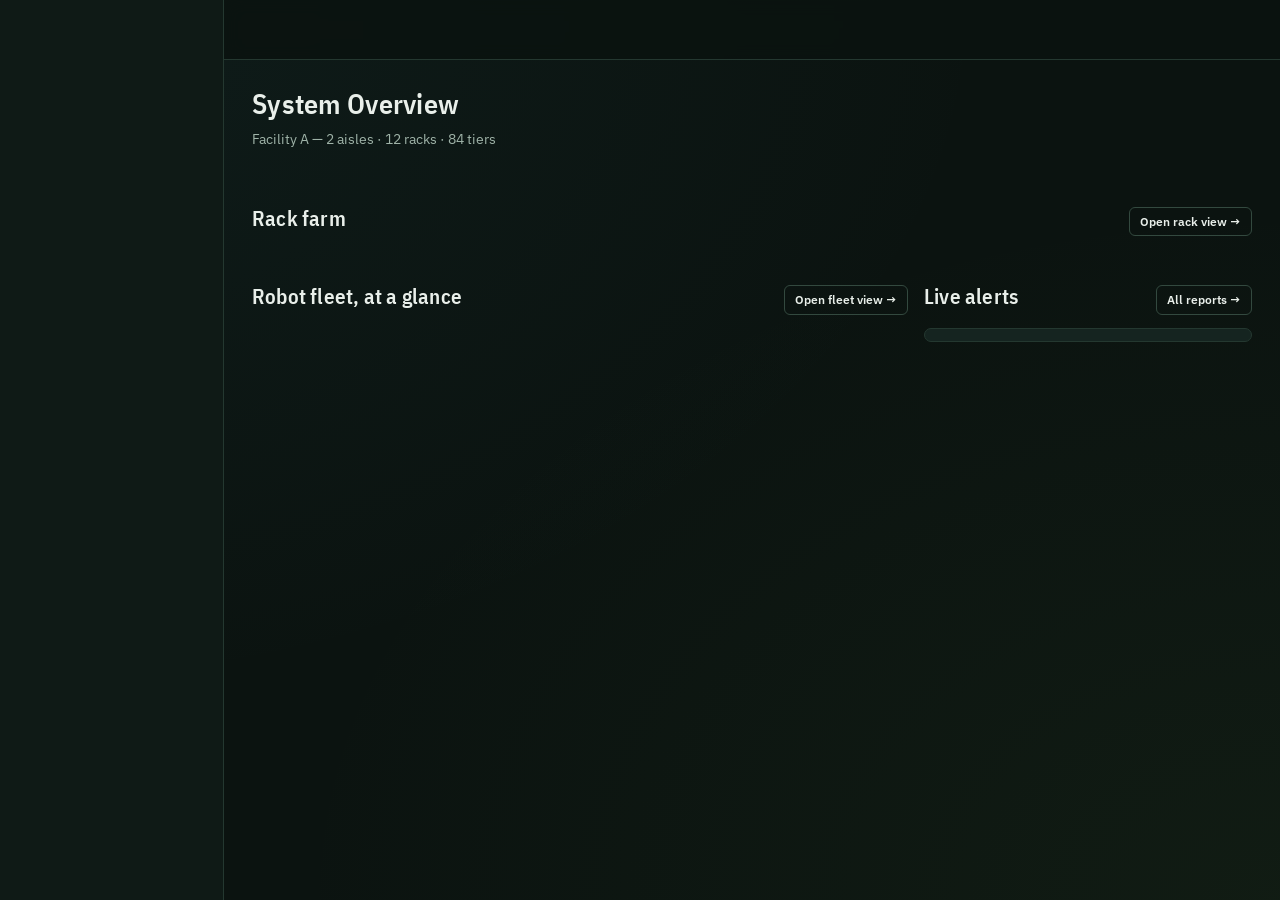
<file: index.html>
<!doctype html>
<html lang="en">
<head>
<meta charset="UTF-8">
<meta name="viewport" content="width=device-width, initial-scale=1">
<title>Dashboard — GoSovereign Duckweed Ops</title>
<link rel="stylesheet" href="shared/styles.css">
</head>
<body data-page="dashboard">
<div id="sidebar"></div>
<div id="topbar"></div>

<main class="content">
  <div class="page-head">
    <div>
      <h1>System Overview</h1>
      <p class="muted" style="margin:0;">Facility A — 2 aisles · 12 racks · 84 tiers</p>
    </div>
    <div class="hint mono" id="genTime"></div>
  </div>

  <div class="section">
    <div class="grid grid-metrics" id="metricsGrid"></div>
  </div>

  <div class="section">
    <div class="section-head">
      <h2>Rack farm</h2>
      <a class="btn btn-ghost btn-sm" href="racks.html">Open rack view →</a>
    </div>
    <div class="grid grid-racks" id="rackStrip"></div>
  </div>

  <div class="grid grid-2">
    <div class="section">
      <div class="section-head">
        <h2>Robot fleet, at a glance</h2>
        <a class="btn btn-ghost btn-sm" href="robots.html">Open fleet view →</a>
      </div>
      <div class="grid grid-robots" id="robotGrid"></div>
    </div>

    <div class="section">
      <div class="section-head">
        <h2>Live alerts</h2>
        <a class="btn btn-ghost btn-sm" href="reports.html">All reports →</a>
      </div>
      <div class="card" id="alertList" style="padding:6px;"></div>
    </div>
  </div>
</main>

<script src="shared/data.js"></script>
<script src="shared/nav.js"></script>
<script>
APP.renderShell('dashboard');
const M = window.MOCK;
document.getElementById('genTime').textContent = 'as of ' + M.fmtTime(M.NOW);

// ---- system metrics ----
const s = M.system;
const metrics = [
  { label:'Air temperature', value:s.tempC.toFixed(1), unit:'°C', sub:'greenhouse ambient', cls: s.tempC>32?'bad':s.tempC>29?'warn':'' },
  { label:'Humidity', value:s.humidity, unit:'%', sub:'greenhouse ambient', cls:'' },
  { label:'Electricity storage', value:s.electricityPct, unit:'%', sub:'battery bank', cls: s.electricityPct<30?'bad':s.electricityPct<55?'warn':'good', bar:s.electricityPct },
  { label:'Water catchment', value:s.waterCatchmentPct, unit:'%', sub:'source reservoir', cls: s.waterCatchmentPct<30?'bad':s.waterCatchmentPct<50?'warn':'good', bar:s.waterCatchmentPct },
  { label:'Harvests queued', value:s.harvestsQueued, unit:'tiers', sub:'≥80% coverage or manual', cls: s.harvestsQueued>6?'warn':'' },
  { label:'Robots active', value:`${s.activeRobots}/${s.totalRobots}`, unit:'', sub:'harvesting, traveling or inspecting', cls:'' },
  { label:'Racks anaerobic', value:s.racksAnaerobic, unit:'racks', sub:'cleaning protocol recommended', cls: s.racksAnaerobic>0?'bad':'good' },
  { label:'Comms backbone', value:s.commsHealth, unit:'', sub:'WiFi backbone · mesh cells nominal', cls: s.commsHealth==='nominal'?'good':'warn' },
];
document.getElementById('metricsGrid').innerHTML = metrics.map(m=>`
  <div class="metric ${m.cls}">
    <div class="metric-label">${m.label}</div>
    <div class="metric-value">${m.value}<small>${m.unit}</small></div>
    <div class="metric-sub">${m.sub}</div>
    ${m.bar!==undefined?`<div class="metric-bar"><i style="width:${m.bar}%"></i></div>`:''}
  </div>
`).join('');

// ---- rack strip ----
document.getElementById('rackStrip').innerHTML = M.racks.map(r=>{
  const worst = r.tiers.some(t=>t.anaerobic) ? 'bad' : r.tiers.some(t=>t.status==='ready') ? 'warn' : 'good';
  return `
  <a class="card card-hover card-tight" href="racks.html?rack=${r.id}" style="text-decoration:none;">
    <div class="row-between" style="margin-bottom:8px;">
      <span class="mono" style="font-weight:600;font-size:12.5px;">${r.id}</span>
      <span class="pill pill-${worst==='bad'?'bad':worst==='warn'?'warn':'good'}"><span class="pill-dot"></span>${worst==='bad'?'attention':worst==='warn'?'ready':'ok'}</span>
    </div>
    <div class="rack-elev">
      ${r.tiers.map(t=>`<div class="tier-band ${t.anaerobic?'anaerobic':''}"><i style="width:${t.coverage}%"></i></div>`).join('')}
    </div>
    <div class="rack-base"></div>
  </a>`;
}).join('');

// ---- robot cards ----
const statusPill = {
  harvesting:'active', traveling:'active', inspecting:'active',
  idle:'idle', charging:'idle', cleaning:'warn', error:'bad',
};
document.getElementById('robotGrid').innerHTML = M.robots.map(r=>`
  <a class="card card-hover" href="robots.html?id=${r.id}" style="text-decoration:none;display:block;">
    <div class="row-between" style="margin-bottom:8px;">
      <span style="font-weight:600;">${r.id}</span>
      <span class="pill pill-${statusPill[r.status]}"><span class="pill-dot"></span>${r.status}</span>
    </div>
    <div class="muted" style="font-size:12.5px;margin-bottom:10px;">${r.task}</div>
    <div class="row-between" style="font-size:12px;">
      <span class="muted">Battery</span>
      <span class="mono">${r.battery}%</span>
    </div>
    <div class="metric-bar" style="margin-top:4px;"><i style="width:${r.battery}%;background:${r.battery<25?'var(--red)':r.battery<50?'var(--amber)':'var(--water)'}"></i></div>
  </a>
`).join('');

// ---- alerts ----
const top = M.alerts.slice(0,6);
document.getElementById('alertList').innerHTML = top.length ? top.map(a=>`
  <div class="row" style="padding:10px 10px;border-bottom:1px solid var(--border);">
    <span class="pill-dot sev-${a.severity}" style="width:7px;height:7px;border-radius:50%;background:currentColor;flex:none;"></span>
    <div style="flex:1;min-width:0;">
      <div style="font-size:13px;font-weight:600;">${a.title}</div>
      <div class="hint">${a.rackId}${a.tier?' · T'+a.tier:''} · ${M.fmtRel(a.time)}</div>
    </div>
  </div>
`).join('') : `<div class="empty">No open alerts. Facility nominal.</div>`;
</script>
</body>
</html>
</file>
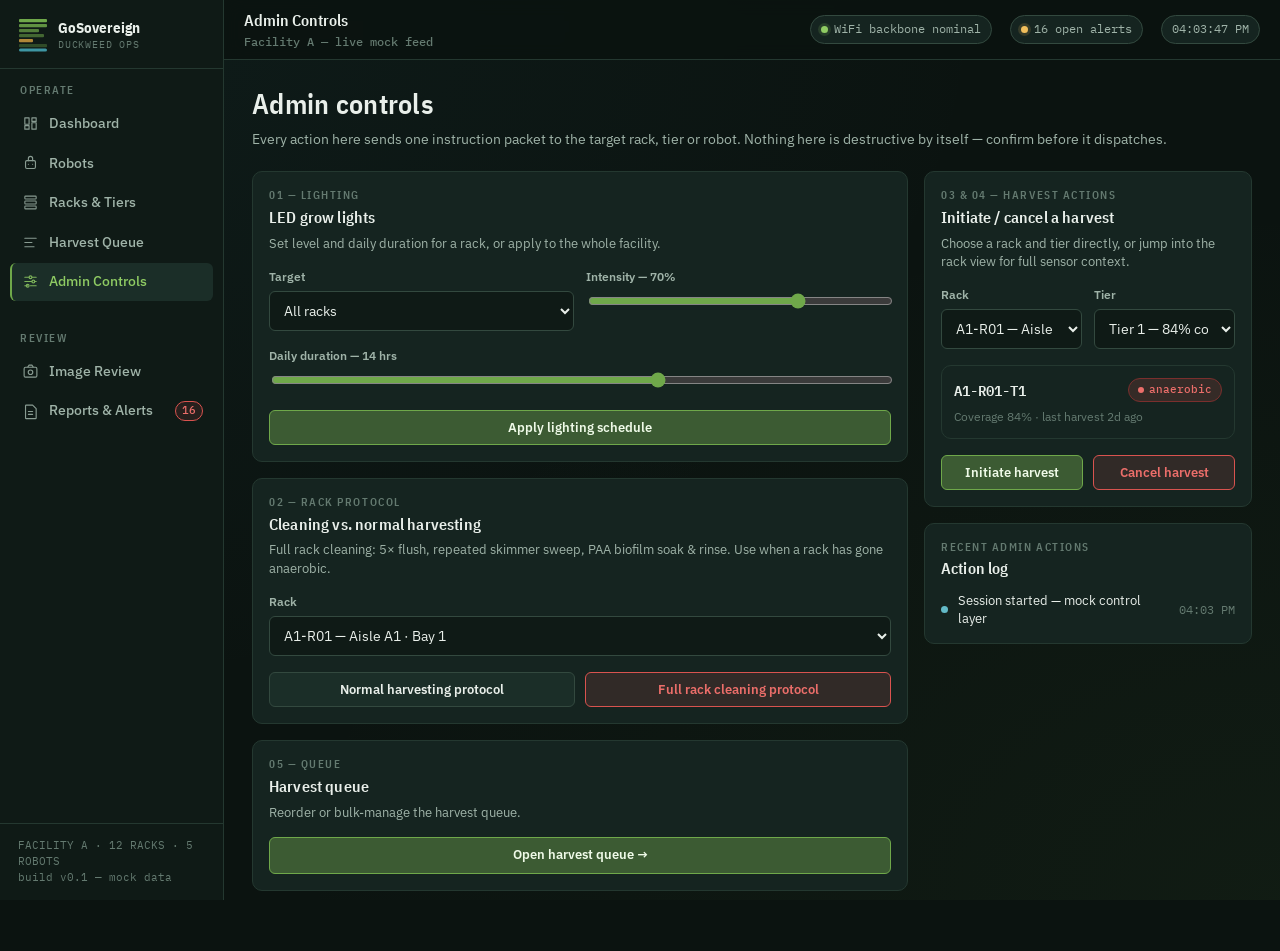
<file: controls.html>
<!doctype html>
<html lang="en">
<head>
<meta charset="UTF-8">
<meta name="viewport" content="width=device-width, initial-scale=1">
<title>Admin Controls — GoSovereign Duckweed Ops</title>
<link rel="stylesheet" href="shared/styles.css">
</head>
<body data-page="controls">
<div id="sidebar"></div>
<div id="topbar"></div>

<main class="content">
  <div class="page-head">
    <div>
      <h1>Admin controls</h1>
      <p class="muted" style="margin:0;">Every action here sends one instruction packet to the target rack, tier or robot. Nothing here is destructive by itself — confirm before it dispatches.</p>
    </div>
  </div>

  <div class="grid grid-2">
    <div class="stack">

      <div class="card">
        <div class="eyebrow" style="margin-bottom:2px;">01 — Lighting</div>
        <h3>LED grow lights</h3>
        <p class="muted" style="font-size:12.5px;margin:2px 0 16px;">Set level and daily duration for a rack, or apply to the whole facility.</p>
        <div class="field-row">
          <div class="field">
            <label for="ledRack">Target</label>
            <select id="ledRack"><option value="ALL">All racks</option></select>
          </div>
          <div class="field">
            <label for="ledLevel">Intensity — <span id="ledLevelVal">70</span>%</label>
            <input type="range" id="ledLevel" min="0" max="100" value="70">
          </div>
        </div>
        <div class="field">
          <label for="ledHours">Daily duration — <span id="ledHoursVal">14</span> hrs</label>
          <input type="range" id="ledHours" min="4" max="20" value="14">
        </div>
        <button class="btn btn-primary btn-block" id="ledApply">Apply lighting schedule</button>
      </div>

      <div class="card">
        <div class="eyebrow" style="margin-bottom:2px;">02 — Rack protocol</div>
        <h3>Cleaning vs. normal harvesting</h3>
        <p class="muted" style="font-size:12.5px;margin:2px 0 16px;">Full rack cleaning: 5× flush, repeated skimmer sweep, PAA biofilm soak &amp; rinse. Use when a rack has gone anaerobic.</p>
        <div class="field">
          <label for="protoRack">Rack</label>
          <select id="protoRack"></select>
        </div>
        <div class="row">
          <button class="btn btn-block" id="normalProto">Normal harvesting protocol</button>
          <button class="btn btn-danger btn-block" id="cleanProto">Full rack cleaning protocol</button>
        </div>
      </div>

      <div class="card">
        <div class="eyebrow" style="margin-bottom:2px;">05 — Queue</div>
        <h3>Harvest queue</h3>
        <p class="muted" style="font-size:12.5px;margin:2px 0 16px;">Reorder or bulk-manage the harvest queue.</p>
        <a class="btn btn-primary btn-block" href="queue.html">Open harvest queue →</a>
      </div>
    </div>

    <div class="stack">
      <div class="card">
        <div class="eyebrow" style="margin-bottom:2px;">03 &amp; 04 — Harvest actions</div>
        <h3>Initiate / cancel a harvest</h3>
        <p class="muted" style="font-size:12.5px;margin:2px 0 16px;">Choose a rack and tier directly, or jump into the rack view for full sensor context.</p>
        <div class="field-row">
          <div class="field">
            <label for="hRack">Rack</label>
            <select id="hRack"></select>
          </div>
          <div class="field">
            <label for="hTier">Tier</label>
            <select id="hTier"></select>
          </div>
        </div>
        <div id="tierPreview" class="card card-tight" style="margin-bottom:16px;"></div>
        <div class="row">
          <button class="btn btn-primary btn-block" id="initBtn">Initiate harvest</button>
          <button class="btn btn-danger btn-block" id="cancelBtn">Cancel harvest</button>
        </div>
      </div>

      <div class="card">
        <div class="eyebrow" style="margin-bottom:2px;">Recent admin actions</div>
        <h3>Action log</h3>
        <div id="actionLog" class="stack" style="gap:8px;margin-top:10px;"></div>
      </div>
    </div>
  </div>
</main>

<script src="shared/data.js"></script>
<script src="shared/nav.js"></script>
<script>
APP.renderShell('controls');
const M = window.MOCK;
const rackOptEls = M.racks.map(r=>`<option value="${r.id}">${r.id} — ${r.position}</option>`).join('');
document.getElementById('ledRack').insertAdjacentHTML('beforeend', rackOptEls);
document.getElementById('protoRack').innerHTML = rackOptEls;
document.getElementById('hRack').innerHTML = rackOptEls;

const ledLevel = document.getElementById('ledLevel'), ledLevelVal = document.getElementById('ledLevelVal');
ledLevel.addEventListener('input', ()=> ledLevelVal.textContent = ledLevel.value);
const ledHours = document.getElementById('ledHours'), ledHoursVal = document.getElementById('ledHoursVal');
ledHours.addEventListener('input', ()=> ledHoursVal.textContent = ledHours.value);

const actions = [];
function logAction(text, color){
  actions.unshift({text, time:new Date(), color});
  document.getElementById('actionLog').innerHTML = actions.slice(0,8).map(a=>`
    <div class="row" style="font-size:12.5px;">
      <span class="status-dot" style="background:${a.color};box-shadow:none;"></span>
      <span style="flex:1;">${a.text}</span>
      <span class="hint mono">${a.time.toLocaleTimeString([], {hour:'2-digit',minute:'2-digit'})}</span>
    </div>`).join('');
}

document.getElementById('ledApply').addEventListener('click', ()=>{
  const target = document.getElementById('ledRack').value;
  const label = target==='ALL' ? 'all racks' : target;
  const msg = `LED set to ${ledLevel.value}% for ${ledHours.value}h/day — ${label}`;
  APP.toast(msg, {color:'var(--amber-bright)'}); logAction(msg, 'var(--amber-bright)');
});
document.getElementById('normalProto').addEventListener('click', ()=>{
  const r = document.getElementById('protoRack').value;
  const msg = `Normal harvesting protocol confirmed for ${r}`;
  APP.toast(msg, {color:'var(--water-bright)'}); logAction(msg, 'var(--water-bright)');
});
document.getElementById('cleanProto').addEventListener('click', ()=>{
  const r = document.getElementById('protoRack').value;
  const msg = `Full rack cleaning protocol queued for ${r} — 5× flush, skimmer sweep, PAA soak`;
  APP.toast(msg, {color:'var(--red-bright)'}); logAction(msg, 'var(--red-bright)');
});

function populateTiers(){
  const rack = M.findRack(document.getElementById('hRack').value);
  document.getElementById('hTier').innerHTML = rack.tiers.map(t=>`<option value="${t.tier}">Tier ${t.tier} — ${t.coverage}% coverage</option>`).join('');
  renderPreview();
}
function renderPreview(){
  const rack = M.findRack(document.getElementById('hRack').value);
  const tier = rack.tiers.find(t=>t.tier===+document.getElementById('hTier').value);
  document.getElementById('tierPreview').innerHTML = `
    <div class="row-between">
      <span class="mono" style="font-weight:600;">${tier.id}</span>
      <span class="pill pill-${tier.anaerobic?'bad':tier.status==='ready'?'warn':tier.status==='harvesting'?'active':'good'}"><span class="pill-dot"></span>${tier.anaerobic?'anaerobic':tier.status}</span>
    </div>
    <div class="hint" style="margin-top:6px;">Coverage ${tier.coverage}% · last harvest ${M.fmtRel(tier.lastHarvest)}</div>
  `;
}
document.getElementById('hRack').addEventListener('change', populateTiers);
document.getElementById('hTier').addEventListener('change', renderPreview);
populateTiers();

document.getElementById('initBtn').addEventListener('click', ()=>{
  const rack = document.getElementById('hRack').value, tier = document.getElementById('hTier').value;
  const msg = `Harvest initiated: ${rack} T${tier}`;
  APP.toast(msg, {color:'var(--duckweed-bright)'}); logAction(msg, 'var(--duckweed-bright)');
});
document.getElementById('cancelBtn').addEventListener('click', ()=>{
  const rack = document.getElementById('hRack').value, tier = document.getElementById('hTier').value;
  const msg = `Harvest cancelled: ${rack} T${tier}`;
  APP.toast(msg, {color:'var(--red-bright)'}); logAction(msg, 'var(--red-bright)');
});

logAction('Session started — mock control layer', 'var(--water-bright)');
</script>
</body>
</html>
</file>
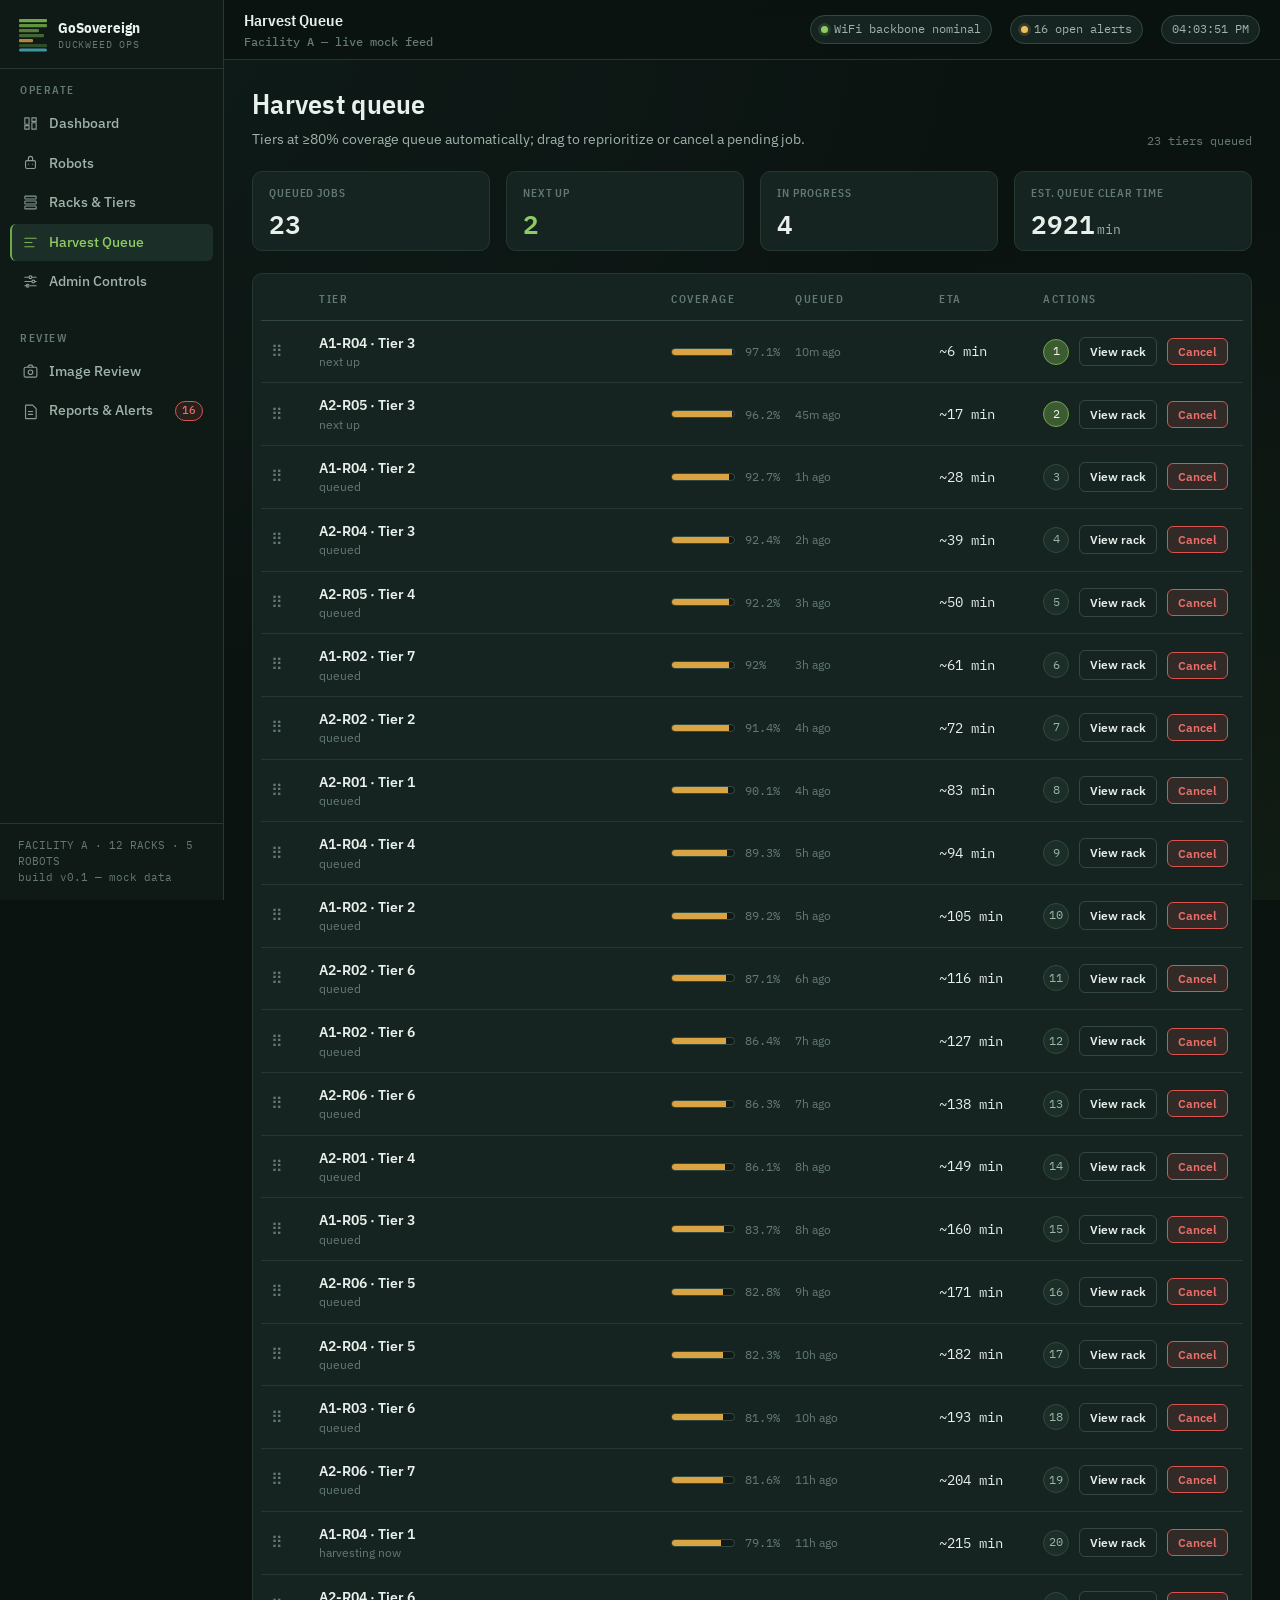
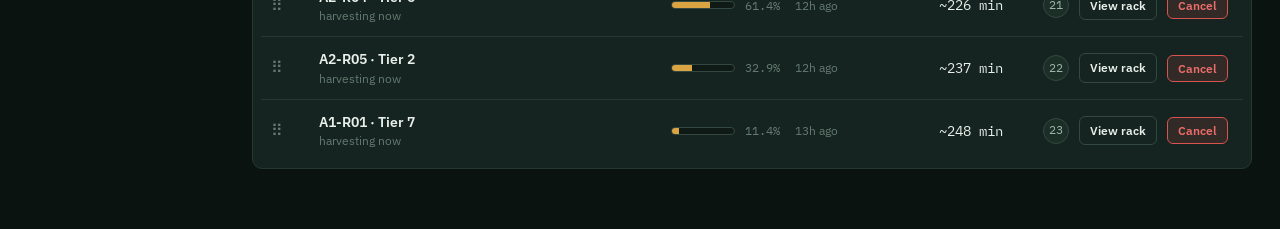
<file: queue.html>
<!doctype html>
<html lang="en">
<head>
<meta charset="UTF-8">
<meta name="viewport" content="width=device-width, initial-scale=1">
<title>Harvest Queue — GoSovereign Duckweed Ops</title>
<link rel="stylesheet" href="shared/styles.css">
<style>
  .q-row{display:grid;grid-template-columns:34px 1fr 110px 130px 90px 190px;gap:14px;align-items:center;padding:12px 10px;border-bottom:1px solid var(--border);}
  .q-row:last-child{border-bottom:none;}
  .q-row.dragging{opacity:.4;}
  .q-handle{cursor:grab;color:var(--text-muted);font-size:16px;user-select:none;}
  .q-pos{width:26px;height:26px;border-radius:50%;background:var(--surface-2);border:1px solid var(--border-strong);display:flex;align-items:center;justify-content:center;font-family:var(--font-mono);font-size:11.5px;color:var(--text-secondary);}
  .q-row.next-up .q-pos{background:var(--duckweed-dim);border-color:var(--duckweed);color:#EFFAE8;}
</style>
</head>
<body data-page="queue">
<div id="sidebar"></div>
<div id="topbar"></div>

<main class="content">
  <div class="page-head">
    <div>
      <h1>Harvest queue</h1>
      <p class="muted" style="margin:0;">Tiers at ≥80% coverage queue automatically; drag to reprioritize or cancel a pending job.</p>
    </div>
    <div class="hint mono" id="qCount"></div>
  </div>

  <div class="grid grid-metrics" style="margin-bottom:22px;" id="qMetrics"></div>

  <div class="card" style="padding:6px 8px;">
    <div class="q-row hint" style="border-bottom:1px solid var(--border-strong);">
      <div></div><div class="eyebrow">Tier</div><div class="eyebrow">Coverage</div><div class="eyebrow">Queued</div><div class="eyebrow">ETA</div><div class="eyebrow">Actions</div>
    </div>
    <div id="queueList"></div>
  </div>
</main>

<script src="shared/data.js"></script>
<script src="shared/nav.js"></script>
<script>
APP.renderShell('queue');
const M = window.MOCK;
let queue = M.queue.slice();

function renderMetrics(){
  const nextUp = queue.filter(q=>q.status==='next-up').length;
  const inProg = queue.filter(q=>q.status==='in-progress').length;
  const totalEta = queue.reduce((a,q)=>a+q.etaMin,0);
  document.getElementById('qMetrics').innerHTML = `
    <div class="metric"><div class="metric-label">Queued jobs</div><div class="metric-value">${queue.length}</div></div>
    <div class="metric good"><div class="metric-label">Next up</div><div class="metric-value">${nextUp}</div></div>
    <div class="metric"><div class="metric-label">In progress</div><div class="metric-value">${inProg}</div></div>
    <div class="metric"><div class="metric-label">Est. queue clear time</div><div class="metric-value">${totalEta}<small>min</small></div></div>
  `;
  document.getElementById('qCount').textContent = queue.length + ' tiers queued';
}

let dragIdx = null;
function renderQueue(){
  document.getElementById('queueList').innerHTML = queue.map((q,i)=>`
    <div class="q-row ${q.status}" draggable="true" data-idx="${i}">
      <span class="q-handle" title="drag to reorder">⠿</span>
      <div>
        <div style="font-weight:600;">${q.rackId} · Tier ${q.tier}</div>
        <div class="hint">${q.status==='in-progress'?'harvesting now':q.status==='next-up'?'next up':'queued'}</div>
      </div>
      <div class="row"><div class="cov-bar" style="flex:1;height:8px;border-radius:5px;background:var(--bg-elevated);border:1px solid var(--border-strong);overflow:hidden;"><i style="display:block;height:100%;width:${q.coverage}%;background:var(--amber)"></i></div><span class="mono hint" style="width:36px;">${q.coverage}%</span></div>
      <span class="hint">${M.fmtRel(q.queuedAt)}</span>
      <span class="mono">~${q.etaMin} min</span>
      <div class="row">
        <span class="q-pos">${i+1}</span>
        <a class="btn btn-ghost btn-sm" href="racks.html?rack=${q.rackId}">View rack</a>
        <button class="btn btn-danger btn-sm" data-cancel="${q.id}">Cancel</button>
      </div>
    </div>
  `).join('');

  document.querySelectorAll('.q-row').forEach(row=>{
    row.addEventListener('dragstart', ()=>{ dragIdx = +row.dataset.idx; row.classList.add('dragging'); });
    row.addEventListener('dragend', ()=> row.classList.remove('dragging'));
    row.addEventListener('dragover', e=> e.preventDefault());
    row.addEventListener('drop', ()=>{
      const dropIdx = +row.dataset.idx;
      if(dragIdx===null || dragIdx===dropIdx) return;
      const [moved] = queue.splice(dragIdx,1);
      queue.splice(dropIdx,0,moved);
      queue.forEach((q,i)=> q.status = i===0 && q.status!=='in-progress' ? 'next-up' : (q.status==='in-progress'?'in-progress': i<2?'next-up':'queued'));
      renderQueue();
      APP.toast(`Queue reordered — ${moved.rackId} T${moved.tier} moved to position ${dropIdx+1}`, {color:'var(--water-bright)'});
    });
  });
  document.querySelectorAll('[data-cancel]').forEach(b=> b.addEventListener('click', ()=>{
    const q = queue.find(x=>x.id===b.dataset.cancel);
    queue = queue.filter(x=>x.id!==b.dataset.cancel);
    renderQueue(); renderMetrics();
    APP.toast(`Harvest cancelled: ${q.rackId} T${q.tier}`, {color:'var(--red-bright)'});
  }));
}

renderMetrics();
renderQueue();
</script>
</body>
</html>
</file>
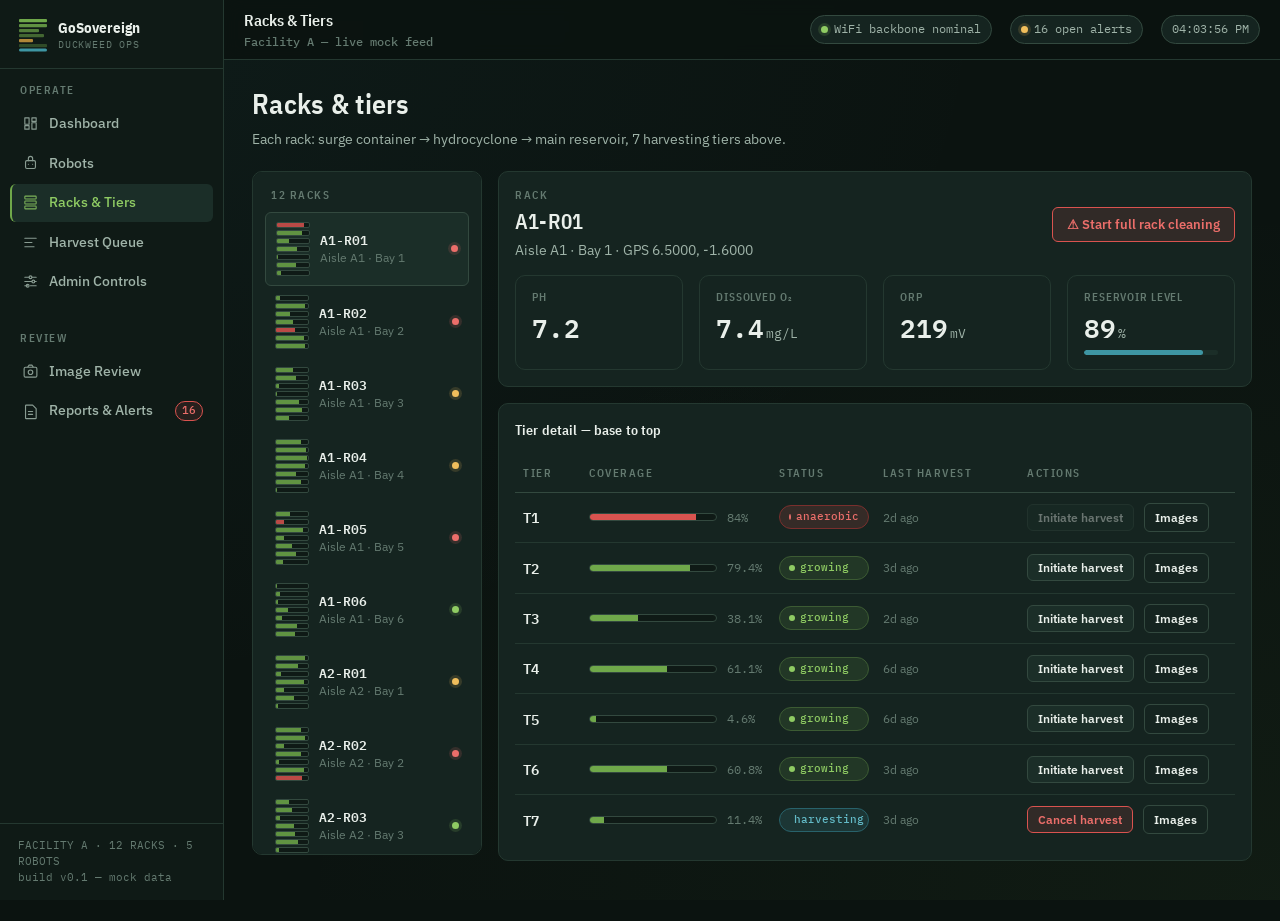
<file: racks.html>
<!doctype html>
<html lang="en">
<head>
<meta charset="UTF-8">
<meta name="viewport" content="width=device-width, initial-scale=1">
<title>Racks &amp; Tiers — GoSovereign Duckweed Ops</title>
<link rel="stylesheet" href="shared/styles.css">
<style>
  .rack-list-item{display:flex;align-items:center;gap:10px;padding:9px 10px;border-radius:6px;cursor:pointer;}
  .rack-list-item:hover{background:var(--surface-hover);}
  .rack-list-item.active{background:var(--surface-2);border:1px solid var(--border-strong);}
  .rack-list-item .rack-elev{width:34px;}
  .tier-row{display:grid;grid-template-columns:52px 1fr 90px 130px 200px;gap:14px;align-items:center;padding:10px 8px;border-bottom:1px solid var(--border);}
  .tier-row:last-child{border-bottom:none;}
  .tier-row:hover{background:var(--surface-2);}
  .cov-bar{height:8px;border-radius:5px;background:var(--bg-elevated);overflow:hidden;border:1px solid var(--border-strong);}
  .cov-bar > i{display:block;height:100%;background:var(--duckweed);}
</style>
</head>
<body data-page="racks">
<div id="sidebar"></div>
<div id="topbar"></div>

<main class="content">
  <div class="page-head">
    <div>
      <h1>Racks &amp; tiers</h1>
      <p class="muted" style="margin:0;">Each rack: surge container → hydrocyclone → main reservoir, 7 harvesting tiers above.</p>
    </div>
  </div>

  <div class="grid" style="grid-template-columns:230px 1fr;align-items:start;">
    <div class="card card-tight" style="max-height:76vh;overflow:auto;">
      <div class="eyebrow" style="padding:4px 6px 8px;">12 racks</div>
      <div id="rackList"></div>
    </div>

    <div id="rackDetail"></div>
  </div>
</main>

<script src="shared/data.js"></script>
<script src="shared/nav.js"></script>
<script>
APP.renderShell('racks');
const M = window.MOCK;
const params = new URLSearchParams(location.search);
let selectedRackId = params.get('rack') || M.racks[0].id;

function rackWorstStatus(r){
  if(r.tiers.some(t=>t.anaerobic)) return 'bad';
  if(r.tiers.some(t=>t.status==='ready')) return 'warn';
  return 'good';
}

function renderList(){
  document.getElementById('rackList').innerHTML = M.racks.map(r=>{
    const worst = rackWorstStatus(r);
    return `
    <div class="rack-list-item ${r.id===selectedRackId?'active':''}" data-id="${r.id}">
      <div class="rack-elev">
        ${r.tiers.map(t=>`<div class="tier-band ${t.anaerobic?'anaerobic':''}" style="height:6px;"><i style="width:${t.coverage}%"></i></div>`).join('')}
      </div>
      <div style="flex:1;">
        <div class="mono" style="font-size:12.5px;font-weight:600;">${r.id}</div>
        <div class="hint">${r.position}</div>
      </div>
      <span class="status-dot ${worst==='bad'?'bad':worst==='warn'?'warn':''}"></span>
    </div>`;
  }).join('');
  document.querySelectorAll('.rack-list-item').forEach(el=>{
    el.addEventListener('click', ()=>{
      selectedRackId = el.dataset.id;
      history.replaceState(null,'','racks.html?rack='+selectedRackId);
      renderList(); renderDetail();
    });
  });
}

const statusPillMap = { anaerobic:'bad', ready:'warn', harvesting:'active', growing:'good' };
const statusLabel = { anaerobic:'anaerobic', ready:'ready to harvest', harvesting:'harvesting', growing:'growing' };

function renderDetail(){
  const r = M.findRack(selectedRackId);
  const anyAnaerobic = r.tiers.some(t=>t.anaerobic);

  document.getElementById('rackDetail').innerHTML = `
    <div class="card" style="margin-bottom:16px;">
      <div class="row-between" style="flex-wrap:wrap;gap:10px;margin-bottom:14px;">
        <div>
          <div class="eyebrow">Rack</div>
          <h2 style="margin-top:2px;">${r.id}</h2>
          <p class="muted" style="margin:2px 0 0;">${r.position} · GPS ${r.gps.lat.toFixed(4)}, ${r.gps.lng.toFixed(4)}</p>
        </div>
        <div class="row">
          <button class="btn ${anyAnaerobic?'btn-danger':'btn-ghost'}" id="cleanBtn">
            ${anyAnaerobic?'⚠ ':''}Start full rack cleaning
          </button>
        </div>
      </div>

      <div class="grid grid-metrics">
        <div class="metric"><div class="metric-label">pH</div><div class="metric-value">${r.ph}</div></div>
        <div class="metric"><div class="metric-label">Dissolved O₂</div><div class="metric-value">${r.dox}<small>mg/L</small></div></div>
        <div class="metric"><div class="metric-label">ORP</div><div class="metric-value">${r.orp}<small>mV</small></div></div>
        <div class="metric ${r.reservoirLevel<60?'warn':''}">
          <div class="metric-label">Reservoir level</div>
          <div class="metric-value">${r.reservoirLevel}<small>%</small></div>
          <div class="metric-bar"><i style="width:${r.reservoirLevel}%"></i></div>
          ${r.makeupActive?'<div class="metric-sub">make-up water active</div>':''}
        </div>
      </div>
    </div>

    <div class="card">
      <div class="section-head"><h3 style="font-size:14px;">Tier detail — base to top</h3></div>
      <div class="tier-row hint" style="border-bottom:1px solid var(--border-strong);">
        <div class="eyebrow">Tier</div><div class="eyebrow">Coverage</div><div class="eyebrow">Status</div><div class="eyebrow">Last harvest</div><div class="eyebrow">Actions</div>
      </div>
      ${r.tiers.map(t=>`
        <div class="tier-row">
          <div class="mono" style="font-weight:600;">T${t.tier}</div>
          <div class="row"><div class="cov-bar" style="flex:1;"><i style="width:${t.coverage}%;background:${t.anaerobic?'var(--red)':t.coverage>=80?'var(--amber)':'var(--duckweed)'}"></i></div><span class="mono hint" style="width:38px;">${t.coverage}%</span></div>
          <span class="pill pill-${statusPillMap[t.status]}"><span class="pill-dot"></span>${statusLabel[t.status]}</span>
          <span class="hint">${M.fmtRel(t.lastHarvest)}</span>
          <div class="row">
            ${t.status==='harvesting'
              ? `<button class="btn btn-danger btn-sm" data-cancel="${t.id}">Cancel harvest</button>`
              : `<button class="btn btn-sm" data-init="${t.id}" ${t.anaerobic?'disabled title="tier anaerobic — clean first"':''}>Initiate harvest</button>`
            }
            <a class="btn btn-ghost btn-sm" href="snapshots.html?tier=${t.id}">Images</a>
          </div>
        </div>
      `).join('')}
    </div>
  `;

  document.getElementById('cleanBtn').addEventListener('click', ()=>{
    APP.toast(`Full rack cleaning protocol queued for ${r.id} — 5× flush, skimmer sweep, PAA soak.`, {color:'var(--amber-bright)'});
  });
  document.querySelectorAll('[data-init]').forEach(b=> b.addEventListener('click', ()=>{
    APP.toast(`Harvest initiated: ${b.dataset.init}`, {color:'var(--duckweed-bright)'});
  }));
  document.querySelectorAll('[data-cancel]').forEach(b=> b.addEventListener('click', ()=>{
    APP.toast(`Harvest cancelled: ${b.dataset.cancel}`, {color:'var(--red-bright)'});
  }));
}

renderList();
renderDetail();
</script>
</body>
</html>
</file>
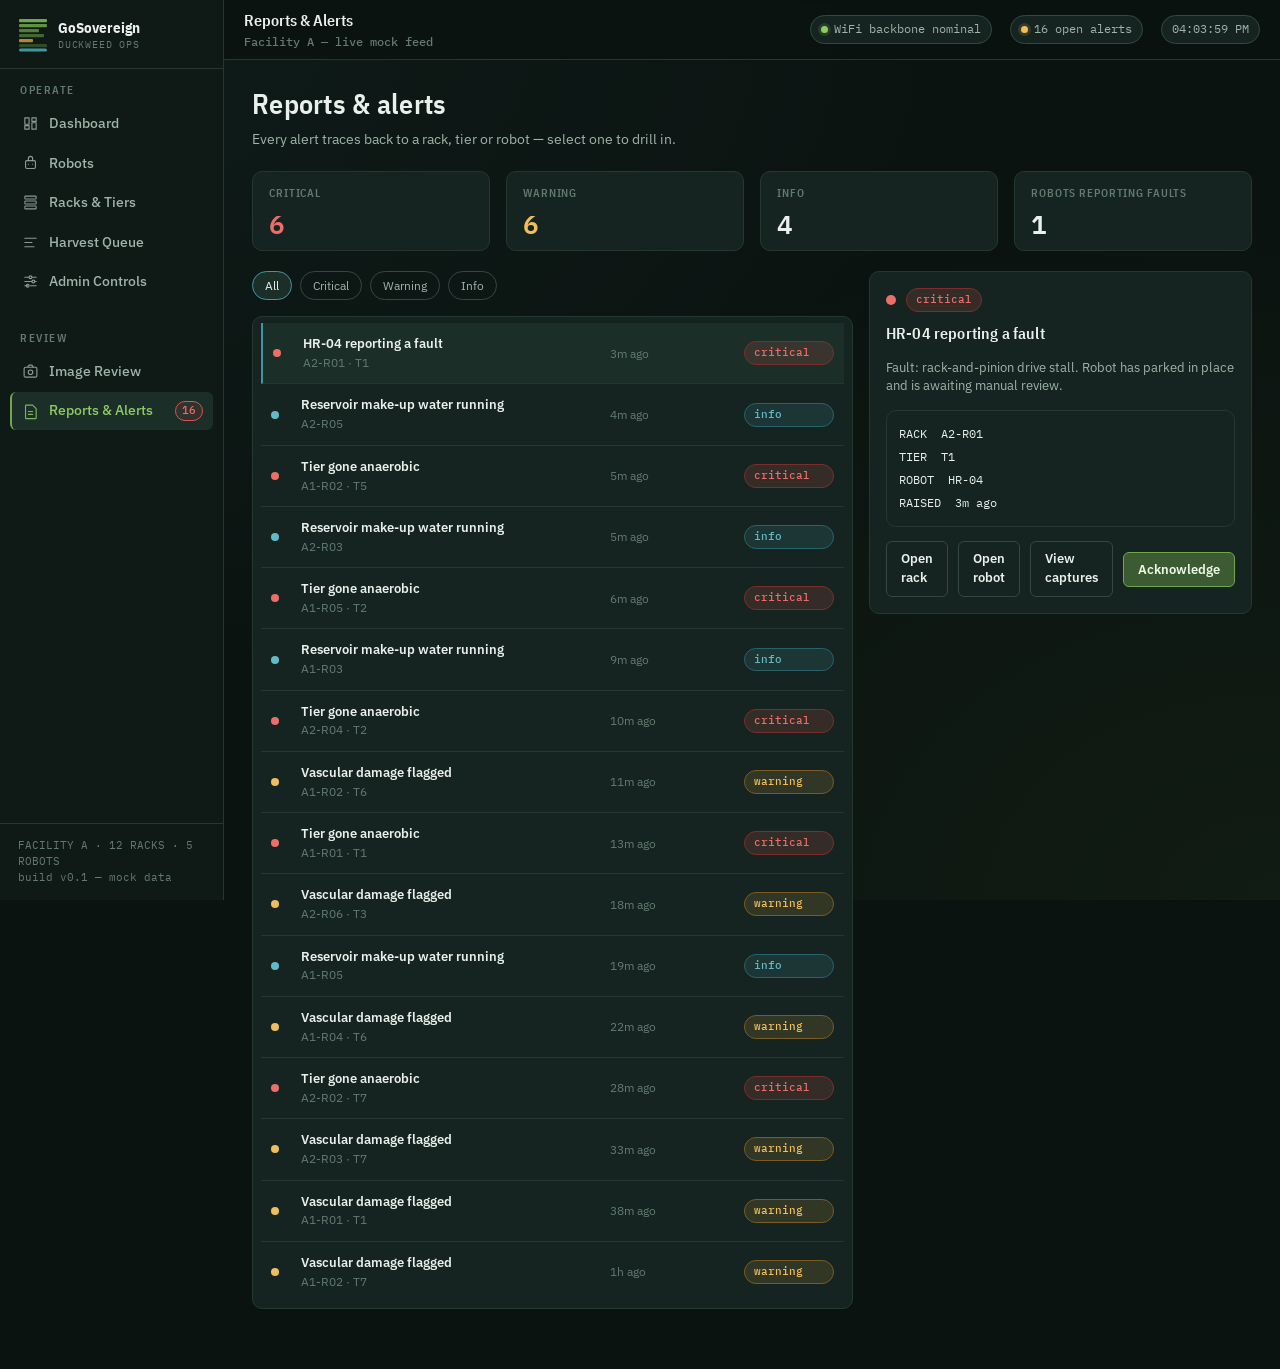
<file: reports.html>
<!doctype html>
<html lang="en">
<head>
<meta charset="UTF-8">
<meta name="viewport" content="width=device-width, initial-scale=1">
<title>Reports &amp; Alerts — GoSovereign Duckweed Ops</title>
<link rel="stylesheet" href="shared/styles.css">
<style>
  .alert-row{display:grid;grid-template-columns:16px 1fr 120px 90px;gap:14px;align-items:center;padding:12px 10px;border-bottom:1px solid var(--border);cursor:pointer;}
  .alert-row:last-child{border-bottom:none;}
  .alert-row:hover{background:var(--surface-2);}
  .alert-row.selected{background:var(--surface-2);border-left:2px solid var(--water);}
  .sev-dot{width:8px;height:8px;border-radius:50%;background:currentColor;}
  .filter-pills{display:flex;gap:8px;margin-bottom:16px;flex-wrap:wrap;}
  .filter-pill{padding:5px 12px;border-radius:20px;border:1px solid var(--border-strong);font-size:12px;cursor:pointer;color:var(--text-secondary);}
  .filter-pill.active{background:var(--surface-2);color:var(--text-primary);border-color:var(--water);}
</style>
</head>
<body data-page="reports">
<div id="sidebar"></div>
<div id="topbar"></div>

<main class="content">
  <div class="page-head">
    <div>
      <h1>Reports &amp; alerts</h1>
      <p class="muted" style="margin:0;">Every alert traces back to a rack, tier or robot — select one to drill in.</p>
    </div>
  </div>

  <div class="grid grid-metrics" style="margin-bottom:20px;" id="repMetrics"></div>

  <div class="grid grid-2">
    <div>
      <div class="filter-pills" id="filterPills"></div>
      <div class="card" style="padding:6px 8px;" id="alertListCard"></div>
    </div>
    <div id="detail"></div>
  </div>
</main>

<script src="shared/data.js"></script>
<script src="shared/nav.js"></script>
<script>
APP.renderShell('reports');
const M = window.MOCK;
let filter = 'all';
let selected = M.alerts[0] ? M.alerts[0].id : null;
const acked = {};

function renderMetrics(){
  const crit = M.alerts.filter(a=>a.severity==='critical' && !acked[a.id]).length;
  const warn = M.alerts.filter(a=>a.severity==='warning' && !acked[a.id]).length;
  const info = M.alerts.filter(a=>a.severity==='info' && !acked[a.id]).length;
  document.getElementById('repMetrics').innerHTML = `
    <div class="metric ${crit?'bad':'good'}"><div class="metric-label">Critical</div><div class="metric-value">${crit}</div></div>
    <div class="metric ${warn?'warn':''}"><div class="metric-label">Warning</div><div class="metric-value">${warn}</div></div>
    <div class="metric"><div class="metric-label">Info</div><div class="metric-value">${info}</div></div>
    <div class="metric"><div class="metric-label">Robots reporting faults</div><div class="metric-value">${M.robots.filter(r=>r.status==='error').length}</div></div>
  `;
}

const FILTERS = [
  {id:'all', label:'All'},
  {id:'critical', label:'Critical'},
  {id:'warning', label:'Warning'},
  {id:'info', label:'Info'},
];
document.getElementById('filterPills').innerHTML = FILTERS.map(f=>`<div class="filter-pill ${f.id===filter?'active':''}" data-f="${f.id}">${f.label}</div>`).join('');
document.querySelectorAll('.filter-pill').forEach(p=> p.addEventListener('click', ()=>{ filter = p.dataset.f; renderAll(); }));

function renderList(){
  const list = M.alerts.filter(a=> filter==='all' || a.severity===filter);
  const card = document.getElementById('alertListCard');
  if(!list.length){ card.innerHTML = `<div class="empty">Nothing here.</div>`; return; }
  card.innerHTML = list.map(a=>`
    <div class="alert-row ${a.id===selected?'selected':''}" data-id="${a.id}">
      <span class="sev-dot sev-${a.severity}"></span>
      <div>
        <div style="font-size:13px;font-weight:600;">${a.title}${acked[a.id]?' <span class=\"hint\">(acknowledged)</span>':''}</div>
        <div class="hint">${a.rackId}${a.tier?' · T'+a.tier:''}</div>
      </div>
      <span class="hint">${M.fmtRel(a.time)}</span>
      <span class="pill pill-${a.severity==='critical'?'bad':a.severity==='warning'?'warn':'active'}">${a.severity}</span>
    </div>
  `).join('');
  document.querySelectorAll('.alert-row').forEach(r=> r.addEventListener('click', ()=>{ selected = r.dataset.id; renderAll(); }));
}

function renderDetail(){
  const a = M.alerts.find(x=>x.id===selected);
  const host = document.getElementById('detail');
  if(!a){ host.innerHTML = `<div class="card empty">Select an alert to see detail.</div>`; return; }
  host.innerHTML = `
    <div class="card">
      <div class="row" style="margin-bottom:10px;">
        <span class="sev-dot sev-${a.severity}" style="width:10px;height:10px;"></span>
        <span class="pill pill-${a.severity==='critical'?'bad':a.severity==='warning'?'warn':'active'}">${a.severity}</span>
      </div>
      <h3>${a.title}</h3>
      <p class="muted" style="font-size:13px;">${a.detail}</p>
      <div class="card card-tight mono" style="font-size:12px;line-height:1.9;margin:14px 0;">
        RACK&nbsp;&nbsp;${a.rackId}<br>
        ${a.tier?`TIER&nbsp;&nbsp;T${a.tier}<br>`:''}
        ${a.robotId?`ROBOT&nbsp;&nbsp;${a.robotId}<br>`:''}
        RAISED&nbsp;&nbsp;${M.fmtRel(a.time)}
      </div>
      <div class="row">
        <a class="btn btn-ghost" href="racks.html?rack=${a.rackId}">Open rack</a>
        ${a.robotId?`<a class="btn btn-ghost" href="robots.html?id=${a.robotId}">Open robot</a>`:''}
        ${a.tier?`<a class="btn btn-ghost" href="snapshots.html?tier=${a.rackId}-T${a.tier}">View captures</a>`:''}
        <button class="btn btn-primary" id="ackBtn" ${acked[a.id]?'disabled':''}>${acked[a.id]?'Acknowledged':'Acknowledge'}</button>
      </div>
    </div>
  `;
  const ackBtn = document.getElementById('ackBtn');
  if(ackBtn) ackBtn.addEventListener('click', ()=>{ acked[a.id]=true; renderAll(); APP.toast('Alert acknowledged', {color:'var(--water-bright)'}); });
}

function renderAll(){
  document.querySelectorAll('.filter-pill').forEach(p=> p.classList.toggle('active', p.dataset.f===filter));
  renderMetrics(); renderList(); renderDetail();
}
renderAll();
</script>
</body>
</html>
</file>
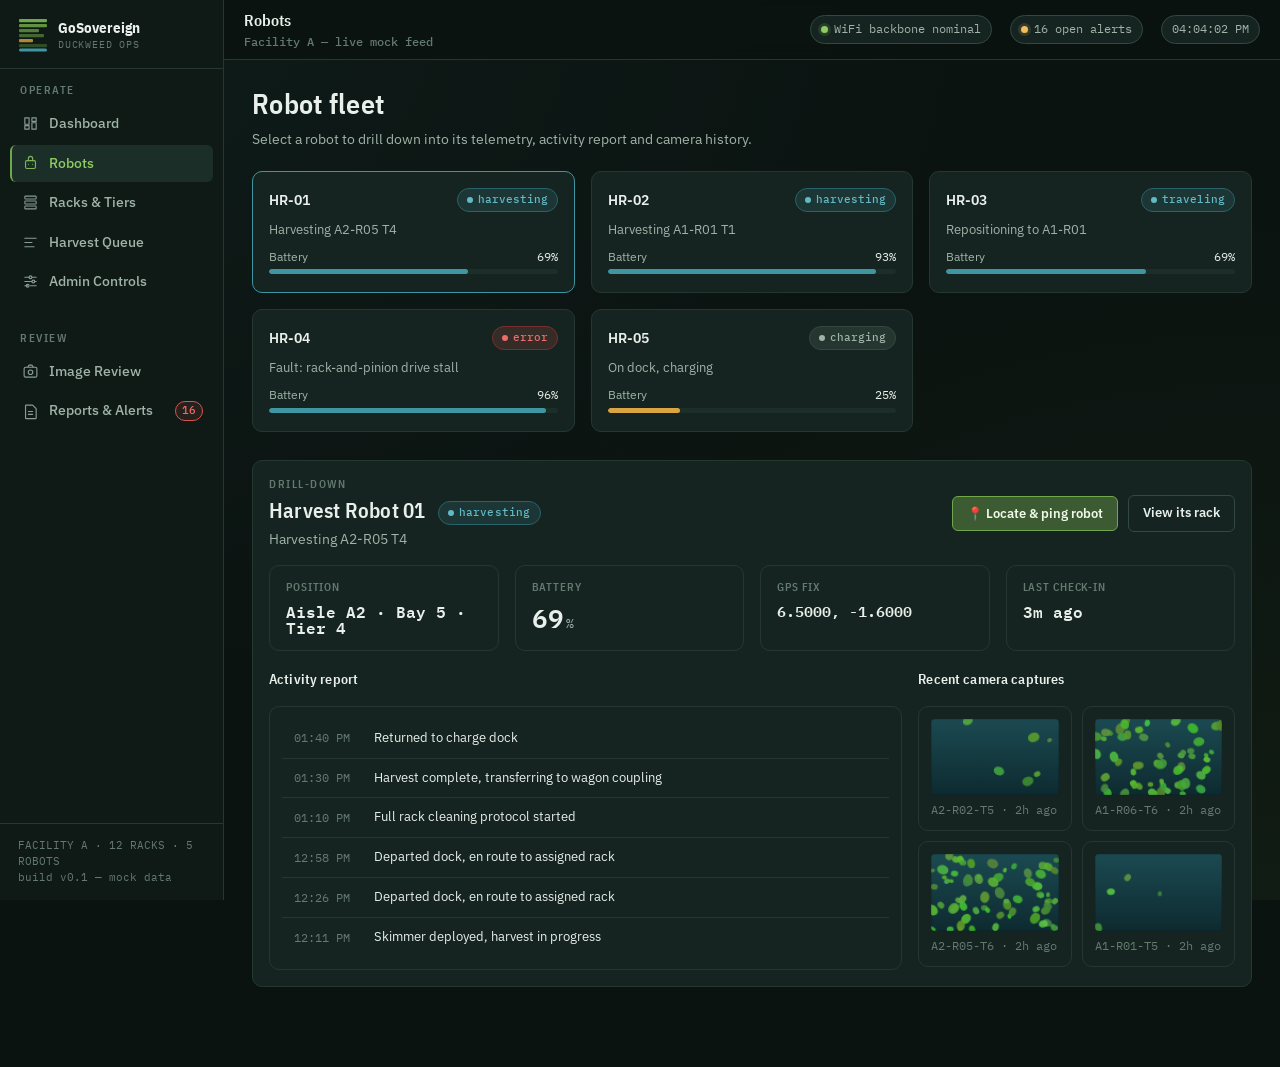
<file: robots.html>
<!doctype html>
<html lang="en">
<head>
<meta charset="UTF-8">
<meta name="viewport" content="width=device-width, initial-scale=1">
<title>Robots — GoSovereign Duckweed Ops</title>
<link rel="stylesheet" href="shared/styles.css">
</head>
<body data-page="robots">
<div id="sidebar"></div>
<div id="topbar"></div>

<main class="content">
  <div class="page-head">
    <div>
      <h1>Robot fleet</h1>
      <p class="muted" style="margin:0;">Select a robot to drill down into its telemetry, activity report and camera history.</p>
    </div>
  </div>

  <div class="grid grid-robots" id="fleetGrid" style="margin-bottom:28px;"></div>

  <div id="detailPanel"></div>
</main>

<script src="shared/data.js"></script>
<script src="shared/nav.js"></script>
<script>
APP.renderShell('robots');
const M = window.MOCK;
const params = new URLSearchParams(location.search);
let selectedId = params.get('id') || M.robots[0].id;

const statusPill = {
  harvesting:'active', traveling:'active', inspecting:'active',
  idle:'idle', charging:'idle', cleaning:'warn', error:'bad',
};

function renderFleet(){
  document.getElementById('fleetGrid').innerHTML = M.robots.map(r=>`
    <div class="card card-hover ${r.id===selectedId?'card-selected':''}" data-id="${r.id}"
         style="border-color:${r.id===selectedId?'var(--water)':''};cursor:pointer;">
      <div class="row-between" style="margin-bottom:8px;">
        <span style="font-weight:600;">${r.id}</span>
        <span class="pill pill-${statusPill[r.status]}"><span class="pill-dot"></span>${r.status}</span>
      </div>
      <div class="muted" style="font-size:12.5px;margin-bottom:10px;">${r.task}</div>
      <div class="row-between" style="font-size:12px;">
        <span class="muted">Battery</span><span class="mono">${r.battery}%</span>
      </div>
      <div class="metric-bar" style="margin-top:4px;margin-bottom:2px;"><i style="width:${r.battery}%;background:${r.battery<25?'var(--red)':r.battery<50?'var(--amber)':'var(--water)'}"></i></div>
    </div>
  `).join('');
  document.querySelectorAll('#fleetGrid .card').forEach(el=>{
    el.addEventListener('click', ()=>{
      selectedId = el.dataset.id;
      history.replaceState(null,'','robots.html?id='+selectedId);
      renderFleet(); renderDetail();
      document.getElementById('detailPanel').scrollIntoView({behavior:'smooth', block:'start'});
    });
  });
}

function renderDetail(){
  const r = M.findRobot(selectedId);
  const rack = M.findRack(r.rackId);
  const relatedSnaps = M.snapshots.filter(s=>s.robotId===r.id).slice(0,4);

  document.getElementById('detailPanel').innerHTML = `
    <div class="card" style="margin-bottom:20px;">
      <div class="row-between" style="flex-wrap:wrap;gap:12px;margin-bottom:16px;">
        <div>
          <div class="eyebrow">Drill-down</div>
          <h2 style="margin-top:2px;">${r.label} <span class="pill pill-${statusPill[r.status]}" style="margin-left:8px;vertical-align:2px;"><span class="pill-dot"></span>${r.status}</span></h2>
          <p class="muted" style="margin:2px 0 0;">${r.task}</p>
        </div>
        <div class="row">
          <button class="btn btn-primary" id="locateBtn">📍 Locate &amp; ping robot</button>
          <a class="btn btn-ghost" href="racks.html?rack=${r.rackId}">View its rack</a>
        </div>
      </div>

      <div class="grid grid-metrics" style="margin-bottom:18px;">
        <div class="metric"><div class="metric-label">Position</div><div class="metric-value" style="font-size:16px;">${r.position}</div></div>
        <div class="metric"><div class="metric-label">Battery</div><div class="metric-value">${r.battery}<small>%</small></div></div>
        <div class="metric"><div class="metric-label">GPS fix</div><div class="metric-value mono" style="font-size:15px;">${r.gps.lat.toFixed(4)}, ${r.gps.lng.toFixed(4)}</div></div>
        <div class="metric"><div class="metric-label">Last check-in</div><div class="metric-value" style="font-size:16px;">${M.fmtRel(r.lastSeen)}</div></div>
      </div>

      <div class="grid grid-2">
        <div>
          <div class="section-head"><h3 style="font-size:14px;">Activity report</h3></div>
          <div class="card card-tight" style="max-height:280px;overflow:auto;">
            <table>
              <tbody>
                ${r.log.slice().reverse().map(e=>`
                  <tr><td class="mono hint" style="white-space:nowrap;width:70px;">${M.fmtTime(e.time)}</td><td>${e.message}</td></tr>
                `).join('')}
              </tbody>
            </table>
          </div>
        </div>
        <div>
          <div class="section-head"><h3 style="font-size:14px;">Recent camera captures</h3></div>
          ${relatedSnaps.length ? `
          <div class="grid" style="grid-template-columns:1fr 1fr;gap:10px;">
            ${relatedSnaps.map(s=>`
              <a class="card card-hover card-tight" href="snapshots.html?tier=${s.tierId}" style="text-decoration:none;">
                <canvas width="120" height="72" style="width:100%;border-radius:4px;display:block;" data-snap="${s.id}"></canvas>
                <div class="hint mono" style="margin-top:6px;">${s.tierId} · ${M.fmtRel(s.time)}</div>
              </a>
            `).join('')}
          </div>` : `<div class="empty">No captures logged for this robot yet.</div>`}
        </div>
      </div>
    </div>
  `;
  document.getElementById('locateBtn').addEventListener('click', ()=> APP.locateRobot(r));
  relatedSnaps.forEach(s=>{
    const c = document.querySelector(`canvas[data-snap="${s.id}"]`);
    if(c) M.drawRGB(c, s.coverageReading, s.id);
  });
}

renderFleet();
renderDetail();
</script>
</body>
</html>
</file>
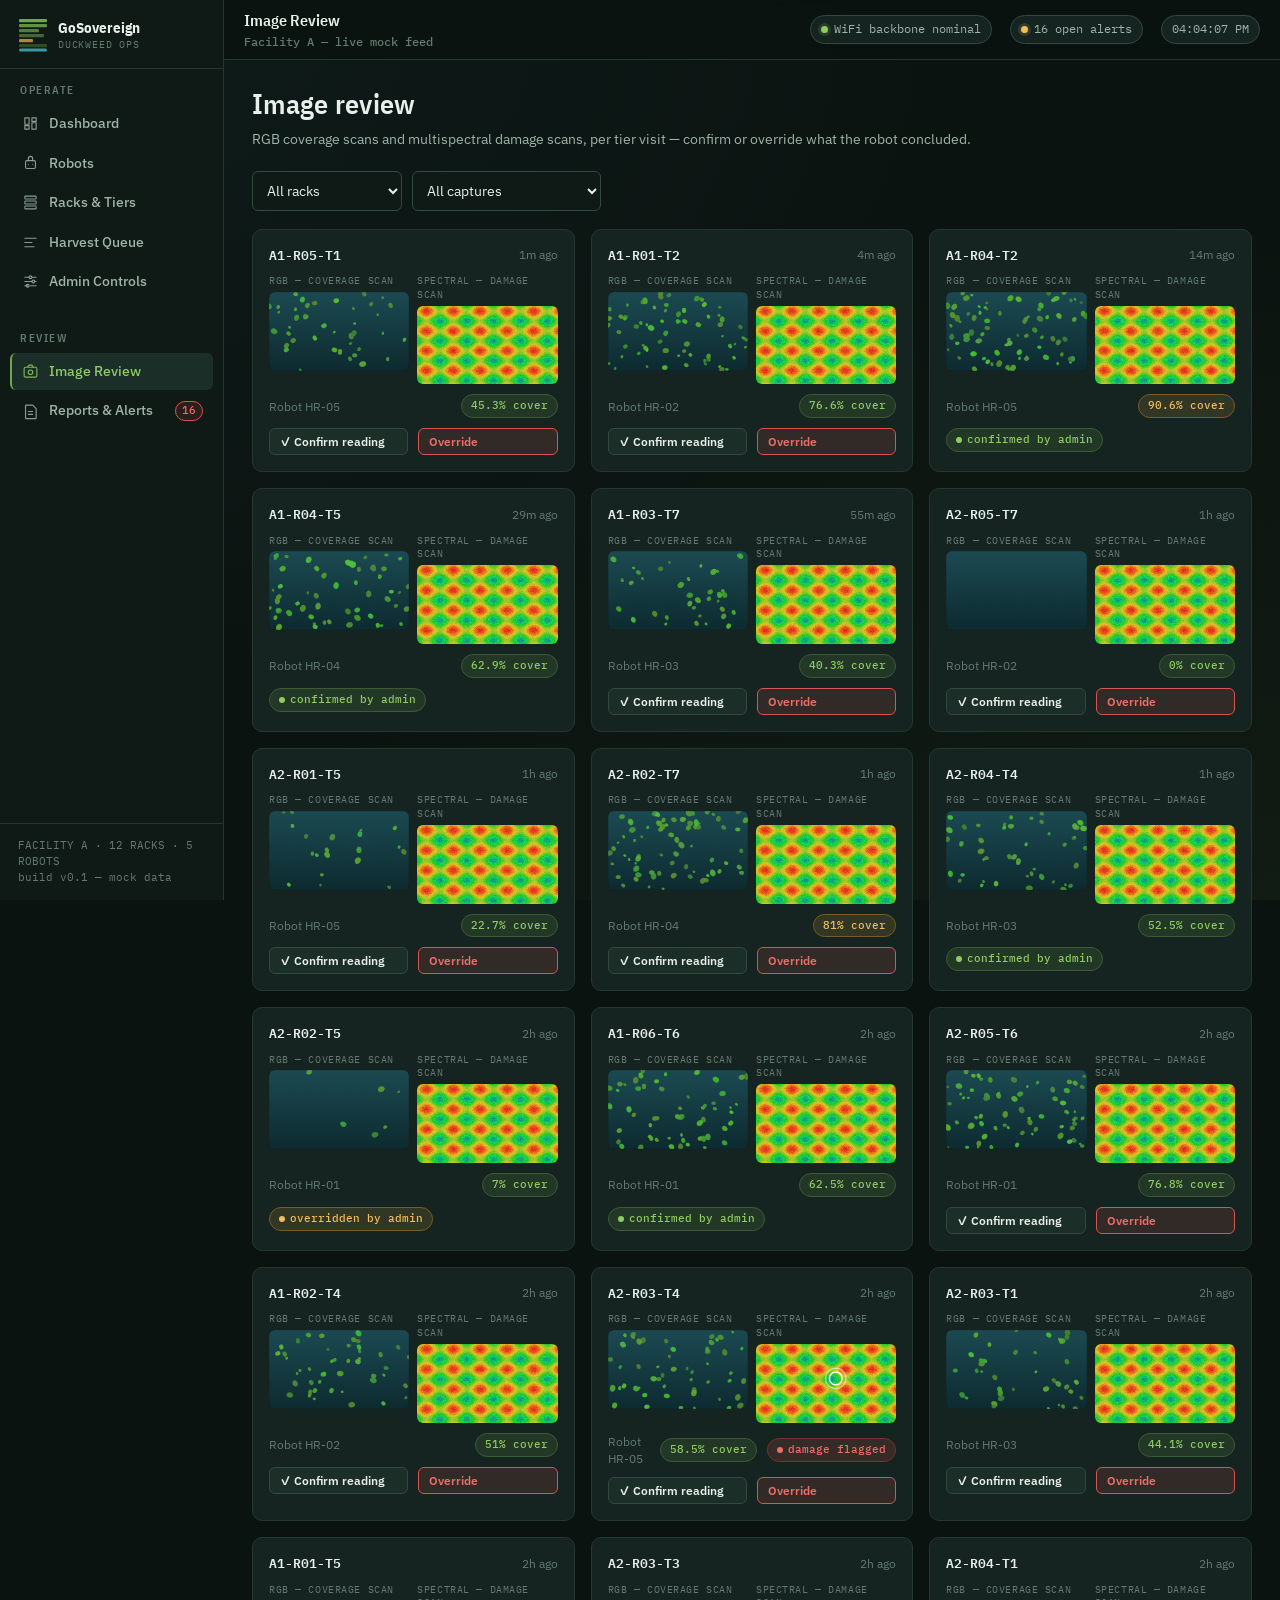
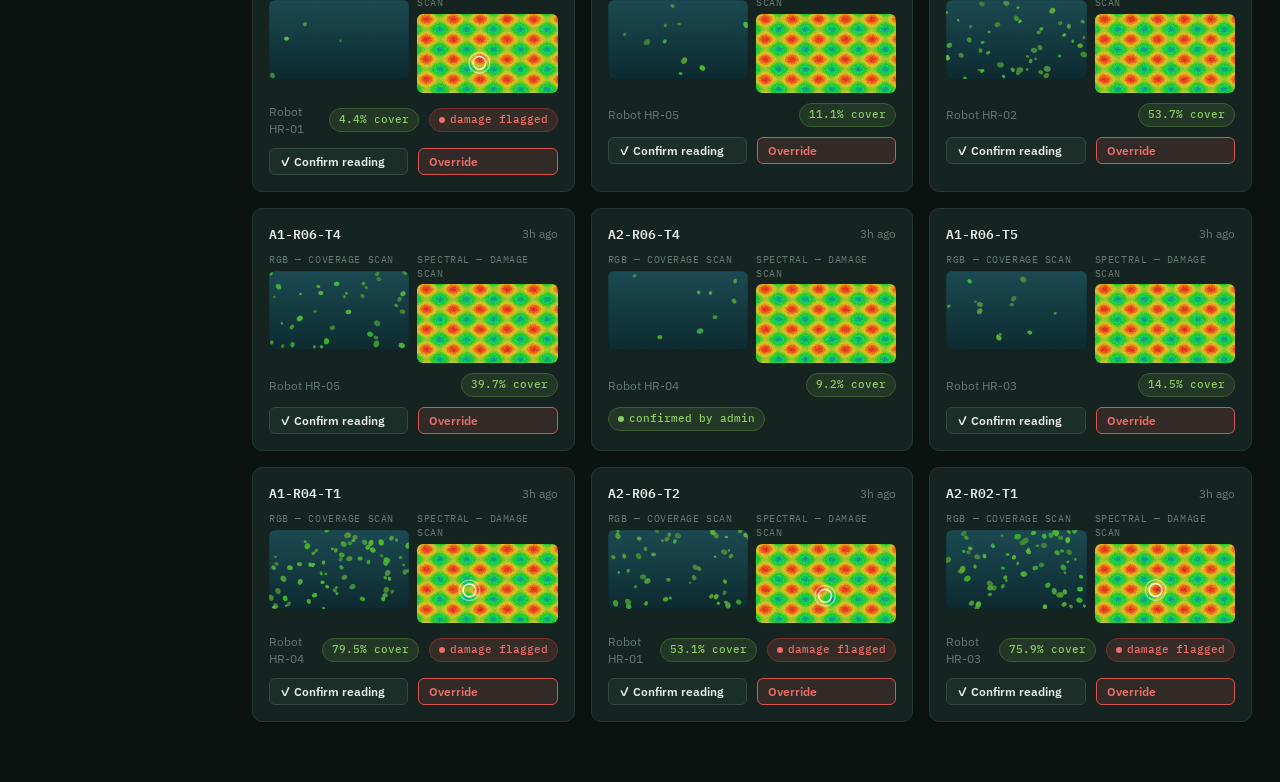
<file: snapshots.html>
<!doctype html>
<html lang="en">
<head>
<meta charset="UTF-8">
<meta name="viewport" content="width=device-width, initial-scale=1">
<title>Image Review — GoSovereign Duckweed Ops</title>
<link rel="stylesheet" href="shared/styles.css">
<style>
  .snap-card canvas{width:100%;aspect-ratio:16/9;border-radius:6px;display:block;background:#0a1512;}
  .snap-pair{display:grid;grid-template-columns:1fr 1fr;gap:8px;margin:10px 0;}
  .snap-pair-label{font-family:var(--font-mono);font-size:9.5px;letter-spacing:.06em;color:var(--text-muted);text-transform:uppercase;margin-bottom:4px;}
  .filter-bar{display:flex;gap:10px;flex-wrap:wrap;margin-bottom:18px;}
  .filter-bar select{width:auto;min-width:150px;}
</style>
</head>
<body data-page="snapshots">
<div id="sidebar"></div>
<div id="topbar"></div>

<main class="content">
  <div class="page-head">
    <div>
      <h1>Image review</h1>
      <p class="muted" style="margin:0;">RGB coverage scans and multispectral damage scans, per tier visit — confirm or override what the robot concluded.</p>
    </div>
  </div>

  <div class="filter-bar">
    <select id="fRack"><option value="ALL">All racks</option></select>
    <select id="fFlag">
      <option value="ALL">All captures</option>
      <option value="damage">Damage flagged</option>
      <option value="unreviewed">Awaiting human review</option>
    </select>
  </div>

  <div class="grid" style="grid-template-columns:repeat(auto-fill,minmax(300px,1fr));" id="snapGrid"></div>
</main>

<script src="shared/data.js"></script>
<script src="shared/nav.js"></script>
<script>
APP.renderShell('snapshots');
const M = window.MOCK;
const params = new URLSearchParams(location.search);

document.getElementById('fRack').insertAdjacentHTML('beforeend', M.racks.map(r=>`<option value="${r.id}">${r.id}</option>`).join(''));
if(params.get('tier')){
  const t = M.findTier(params.get('tier'));
  if(t) document.getElementById('fRack').value = t.rackId;
}

const reviewState = {}; // id -> 'confirmed' | 'overridden'

function matches(s){
  const rackVal = document.getElementById('fRack').value;
  const flagVal = document.getElementById('fFlag').value;
  if(rackVal!=='ALL' && s.rackId!==rackVal) return false;
  if(flagVal==='damage' && !s.damageDetected) return false;
  if(flagVal==='unreviewed' && (reviewState[s.id] || s.reviewed)) return false;
  return true;
}

function render(){
  const list = M.snapshots.filter(matches).slice(0,24);
  const grid = document.getElementById('snapGrid');
  if(!list.length){ grid.innerHTML = `<div class="empty" style="grid-column:1/-1;">No captures match this filter.</div>`; return; }
  grid.innerHTML = list.map(s=>`
    <div class="card snap-card" data-id="${s.id}">
      <div class="row-between" style="margin-bottom:8px;">
        <span class="mono" style="font-weight:600;font-size:12.5px;">${s.tierId}</span>
        <span class="hint">${M.fmtRel(s.time)}</span>
      </div>
      <div class="snap-pair">
        <div><div class="snap-pair-label">RGB — coverage scan</div><canvas data-role="rgb" width="220" height="124"></canvas></div>
        <div><div class="snap-pair-label">Spectral — damage scan</div><canvas data-role="spec" width="220" height="124"></canvas></div>
      </div>
      <div class="row-between" style="margin-bottom:10px;">
        <span class="hint">Robot ${s.robotId}</span>
        <span class="pill pill-${s.coverageReading>=80?'warn':'good'}">${s.coverageReading}% cover</span>
        ${s.damageDetected ? `<span class="pill pill-bad"><span class="pill-dot"></span>damage flagged</span>` : ''}
      </div>
      <div class="row" id="review-${s.id}"></div>
    </div>
  `).join('');

  list.forEach(s=>{
    const card = grid.querySelector(`[data-id="${s.id}"]`);
    M.drawRGB(card.querySelector('[data-role="rgb"]'), s.coverageReading, s.id);
    M.drawSpectral(card.querySelector('[data-role="spec"]'), s.damageDetected, s.id);
    renderReview(s);
  });
}

function renderReview(s){
  const state = reviewState[s.id] || s.reviewed;
  const host = document.getElementById('review-'+s.id);
  if(state){
    host.innerHTML = `<span class="pill pill-${state==='confirmed'?'good':'warn'}"><span class="pill-dot"></span>${state==='confirmed'?'confirmed by admin':'overridden by admin'}</span>`;
    return;
  }
  host.innerHTML = `
    <button class="btn btn-sm" data-confirm="${s.id}" style="flex:1;">✓ Confirm reading</button>
    <button class="btn btn-sm btn-danger" data-override="${s.id}" style="flex:1;">Override</button>
  `;
  host.querySelector(`[data-confirm]`).addEventListener('click', ()=>{ reviewState[s.id]='confirmed'; renderReview(s); APP.toast(`${s.tierId} capture confirmed`, {color:'var(--duckweed-bright)'}); });
  host.querySelector(`[data-override]`).addEventListener('click', ()=>{ reviewState[s.id]='overridden'; renderReview(s); APP.toast(`${s.tierId} capture overridden — flagged for engineering review`, {color:'var(--amber-bright)'}); });
}

document.getElementById('fRack').addEventListener('change', render);
document.getElementById('fFlag').addEventListener('change', render);
render();
</script>
</body>
</html>
</file>
<file: shared/styles.css>
/* ===========================================================
   GoSovereign Admin — Design Tokens
   A control-room instrument, not a marketing page. The palette
   pairs a botanical duckweed green against a near-black water
   surface, with amber/red reserved strictly for status meaning.
   Type: IBM Plex family — an engineering-grade typeface set,
   because this whole product is a piece of technical equipment.
=========================================================== */

@import url('https://fonts.googleapis.com/css2?family=IBM+Plex+Sans:wght@400;500;600&family=IBM+Plex+Sans+Condensed:wght@500;600;700&family=IBM+Plex+Mono:wght@400;500;600&display=swap');

:root{
  --bg:#0B1310;
  --bg-elevated:#0F1A16;
  --surface:#152420;
  --surface-2:#1B2E28;
  --surface-hover:#213730;
  --border:#243830;
  --border-strong:#33493F;
  --text-primary:#E9EFEA;
  --text-secondary:#9FB3A8;
  --text-muted:#647A70;

  --duckweed:#6FA84A;
  --duckweed-bright:#8FCB63;
  --duckweed-dim:#3C5B33;
  --water:#3E96A3;
  --water-bright:#63BAC7;
  --amber:#D9A441;
  --amber-bright:#F0BE5C;
  --red:#D9534F;
  --red-bright:#EB6E6A;

  --font-display:'IBM Plex Sans Condensed', sans-serif;
  --font-body:'IBM Plex Sans', sans-serif;
  --font-mono:'IBM Plex Mono', monospace;

  --sidebar-w:224px;
  --topbar-h:60px;
  --radius:10px;
  --radius-sm:6px;
}

*,*::before,*::after{box-sizing:border-box;}
html,body{height:100%;}
body{
  margin:0;
  background:var(--bg);
  background-image:
    radial-gradient(ellipse at top left, rgba(63,150,163,0.07), transparent 55%),
    radial-gradient(ellipse at bottom right, rgba(111,168,74,0.06), transparent 55%);
  background-attachment:fixed;
  color:var(--text-primary);
  font-family:var(--font-body);
  font-size:14px;
  line-height:1.45;
  -webkit-font-smoothing:antialiased;
}
h1,h2,h3,h4{
  font-family:var(--font-display);
  font-weight:600;
  letter-spacing:.01em;
  margin:0 0 4px;
  color:var(--text-primary);
}
a{color:inherit;text-decoration:none;}
button{font-family:var(--font-body);}
::selection{background:var(--duckweed-dim);color:#fff;}
:focus-visible{outline:2px solid var(--water-bright);outline-offset:2px;}

.mono{font-family:var(--font-mono);}
.eyebrow{
  font-family:var(--font-display);
  font-size:11px;
  font-weight:600;
  letter-spacing:.14em;
  text-transform:uppercase;
  color:var(--text-muted);
}
.muted{color:var(--text-secondary);}
.hint{color:var(--text-muted);font-size:12px;}

/* ---------- App shell ---------- */
#sidebar{
  position:fixed;top:0;left:0;bottom:0;width:var(--sidebar-w);
  background:var(--bg-elevated);
  border-right:1px solid var(--border);
  display:flex;flex-direction:column;
  z-index:40;
  transition:transform .2s ease;
}
#topbar{
  position:fixed;top:0;left:var(--sidebar-w);right:0;height:var(--topbar-h);
  background:rgba(11,19,16,0.86);
  backdrop-filter:blur(8px);
  border-bottom:1px solid var(--border);
  display:flex;align-items:center;gap:18px;
  padding:0 20px;
  z-index:30;
}
.content{
  margin-left:var(--sidebar-w);
  padding:calc(var(--topbar-h) + 24px) 28px 60px;
  max-width:1400px;
}
.brand{
  display:flex;align-items:center;gap:10px;
  padding:18px 18px 16px;
  border-bottom:1px solid var(--border);
}
.brand-mark{width:30px;height:34px;flex:none;}
.brand-text{font-family:var(--font-display);font-weight:700;font-size:15px;line-height:1.1;}
.brand-text span{display:block;font-family:var(--font-mono);font-weight:400;font-size:10px;letter-spacing:.08em;color:var(--text-muted);margin-top:2px;}

.nav-group{padding:14px 10px;}
.nav-label{padding:0 10px;margin-bottom:6px;}
.nav-link{
  display:flex;align-items:center;gap:10px;
  padding:9px 10px;margin-bottom:2px;
  border-radius:var(--radius-sm);
  color:var(--text-secondary);
  font-size:13.5px;font-weight:500;
  border-left:2px solid transparent;
}
.nav-link svg{flex:none;opacity:.85;}
.nav-link:hover{background:var(--surface-hover);color:var(--text-primary);}
.nav-link.active{
  background:var(--surface-2);
  color:var(--duckweed-bright);
  border-left-color:var(--duckweed);
}
.nav-badge{
  margin-left:auto;font-family:var(--font-mono);font-size:10.5px;
  background:var(--surface);border:1px solid var(--border-strong);
  color:var(--text-secondary);padding:1px 6px;border-radius:20px;
}
.nav-badge.alert{color:var(--red-bright);border-color:var(--red);background:rgba(217,83,79,.12);}

.sidebar-foot{
  margin-top:auto;padding:14px 18px;border-top:1px solid var(--border);
  font-size:11px;color:var(--text-muted);
}

.topbar-title{font-family:var(--font-display);font-size:16px;font-weight:600;margin-right:auto;}
.topbar-title span{color:var(--text-muted);font-weight:500;font-size:12px;display:block;font-family:var(--font-mono);margin-top:1px;}
.status-chip{
  display:flex;align-items:center;gap:6px;
  font-family:var(--font-mono);font-size:11.5px;color:var(--text-secondary);
  background:var(--surface);border:1px solid var(--border-strong);
  padding:5px 10px;border-radius:20px;
}
.status-dot{width:7px;height:7px;border-radius:50%;background:var(--duckweed-bright);box-shadow:0 0 0 3px rgba(143,203,99,.15);}
.status-dot.warn{background:var(--amber-bright);box-shadow:0 0 0 3px rgba(240,190,92,.15);}
.status-dot.bad{background:var(--red-bright);box-shadow:0 0 0 3px rgba(235,110,106,.15);}
.status-dot.pulse{animation:pulse 1.6s ease-in-out infinite;}
@keyframes pulse{0%,100%{opacity:1}50%{opacity:.35}}

.menu-btn{display:none;background:none;border:1px solid var(--border-strong);color:var(--text-primary);border-radius:var(--radius-sm);width:34px;height:34px;align-items:center;justify-content:center;}

/* ---------- Layout helpers ---------- */
.page-head{display:flex;align-items:flex-end;justify-content:space-between;gap:16px;margin-bottom:22px;flex-wrap:wrap;}
.grid{display:grid;gap:16px;}
.grid-metrics{grid-template-columns:repeat(auto-fit,minmax(168px,1fr));}
.grid-2{grid-template-columns:2fr 1fr;}
.grid-robots{grid-template-columns:repeat(auto-fill,minmax(260px,1fr));}
.grid-racks{grid-template-columns:repeat(auto-fill,minmax(150px,1fr));}
.stack{display:flex;flex-direction:column;gap:16px;}
.row{display:flex;align-items:center;gap:10px;}
.row-between{display:flex;align-items:center;justify-content:space-between;gap:10px;}
.section{margin-bottom:32px;}
.section-head{display:flex;align-items:baseline;justify-content:space-between;margin-bottom:12px;}

/* ---------- Card ---------- */
.card{
  background:var(--surface);
  border:1px solid var(--border);
  border-radius:var(--radius);
  padding:16px;
}
.card-tight{padding:12px;}
.card-hover:hover{border-color:var(--border-strong);background:var(--surface-2);cursor:pointer;}

/* ---------- Metric tile ---------- */
.metric{background:var(--surface);border:1px solid var(--border);border-radius:var(--radius);padding:14px 16px;}
.metric-label{font-family:var(--font-display);font-size:11px;font-weight:600;letter-spacing:.08em;text-transform:uppercase;color:var(--text-muted);margin-bottom:8px;}
.metric-value{font-family:var(--font-mono);font-size:26px;font-weight:600;line-height:1;}
.metric-value small{font-size:13px;color:var(--text-secondary);font-weight:400;margin-left:2px;}
.metric-sub{margin-top:6px;font-size:11.5px;color:var(--text-muted);}
.metric-bar{margin-top:10px;height:5px;border-radius:4px;background:var(--surface-2);overflow:hidden;}
.metric-bar > i{display:block;height:100%;background:var(--water);border-radius:4px;}
.metric.warn .metric-value{color:var(--amber-bright);}
.metric.bad .metric-value{color:var(--red-bright);}
.metric.good .metric-value{color:var(--duckweed-bright);}

/* ---------- Badges / pills ---------- */
.pill{
  display:inline-flex;align-items:center;gap:5px;
  font-family:var(--font-mono);font-size:11px;font-weight:500;
  padding:3px 9px;border-radius:20px;border:1px solid transparent;white-space:nowrap;
}
.pill-idle{background:rgba(159,179,168,.12);color:var(--text-secondary);border-color:var(--border-strong);}
.pill-good{background:rgba(111,168,74,.14);color:var(--duckweed-bright);border-color:var(--duckweed-dim);}
.pill-active{background:rgba(62,150,163,.16);color:var(--water-bright);border-color:#28626B;}
.pill-warn{background:rgba(217,164,65,.14);color:var(--amber-bright);border-color:#7A5B23;}
.pill-bad{background:rgba(217,83,79,.16);color:var(--red-bright);border-color:#7A2F2D;}
.pill-dot{width:6px;height:6px;border-radius:50%;background:currentColor;}

.sev-critical{color:var(--red-bright);}
.sev-warning{color:var(--amber-bright);}
.sev-info{color:var(--water-bright);}

/* ---------- Buttons ---------- */
.btn{
  font-family:var(--font-body);font-size:13px;font-weight:600;
  border-radius:var(--radius-sm);border:1px solid var(--border-strong);
  padding:8px 14px;background:var(--surface-2);color:var(--text-primary);
  display:inline-flex;align-items:center;gap:7px;cursor:pointer;
  transition:background .12s,border-color .12s;
}
.btn:hover{background:var(--surface-hover);border-color:var(--water);}
.btn:disabled{opacity:.4;cursor:not-allowed;}
.btn-primary{background:var(--duckweed-dim);border-color:var(--duckweed);color:#EFFAE8;}
.btn-primary:hover{background:#4C7238;}
.btn-danger{background:rgba(217,83,79,.14);border-color:var(--red);color:var(--red-bright);}
.btn-danger:hover{background:rgba(217,83,79,.25);}
.btn-ghost{background:transparent;border-color:var(--border-strong);}
.btn-sm{padding:5px 10px;font-size:12px;}
.btn-block{width:100%;justify-content:center;}
.btn-icon{width:34px;height:34px;padding:0;justify-content:center;flex:none;}

/* ---------- Forms ---------- */
label{display:block;font-size:12px;font-weight:600;color:var(--text-secondary);margin-bottom:6px;}
select,input[type=text],input[type=number]{
  width:100%;background:var(--bg-elevated);border:1px solid var(--border-strong);
  color:var(--text-primary);border-radius:var(--radius-sm);padding:9px 10px;font-size:13.5px;font-family:var(--font-body);
}
input[type=range]{width:100%;accent-color:var(--duckweed);}
.field{margin-bottom:16px;}
.field-row{display:grid;grid-template-columns:1fr 1fr;gap:12px;}

/* ---------- Table ---------- */
table{width:100%;border-collapse:collapse;font-size:13px;}
th{
  text-align:left;font-family:var(--font-display);font-size:10.5px;font-weight:600;
  letter-spacing:.08em;text-transform:uppercase;color:var(--text-muted);
  padding:8px 12px;border-bottom:1px solid var(--border-strong);
}
td{padding:10px 12px;border-bottom:1px solid var(--border);vertical-align:middle;}
tr:last-child td{border-bottom:none;}
tbody tr:hover{background:var(--surface-2);}

/* ---------- Rack elevation glyph (signature element) ----------
   A vertical schematic of a rack: 7 tier bands over a base
   reservoir circle. Fill height of each band ~ duckweed coverage.
------------------------------------------------------------- */
.rack-elev{display:flex;flex-direction:column;gap:2px;width:100%;}
.tier-band{
  position:relative;height:15px;border-radius:2px;
  background:var(--bg-elevated);border:1px solid var(--border-strong);overflow:hidden;
}
.tier-band > i{position:absolute;left:0;bottom:0;top:0;background:var(--duckweed);opacity:.85;}
.tier-band.anaerobic > i{background:var(--red);}
.tier-band.flagged{border-color:var(--amber);}
.tier-band .tier-tag{position:absolute;left:5px;top:50%;transform:translateY(-50%);font-family:var(--font-mono);font-size:9px;color:var(--text-primary);mix-blend-mode:difference;z-index:2;}
.rack-base{height:10px;border-radius:0 0 4px 4px;background:linear-gradient(180deg,var(--water-bright),var(--water));margin-top:2px;opacity:.7;}

/* ---------- Toast / overlay ---------- */
#toast-host{position:fixed;bottom:22px;left:calc(var(--sidebar-w) + 24px);z-index:100;display:flex;flex-direction:column;gap:8px;}
.toast{
  background:var(--surface-2);border:1px solid var(--border-strong);
  border-left:3px solid var(--water);color:var(--text-primary);
  padding:11px 16px;border-radius:var(--radius-sm);font-size:13px;
  box-shadow:0 8px 24px rgba(0,0,0,.35);min-width:240px;
  animation:toast-in .18s ease;
}
@keyframes toast-in{from{transform:translateY(6px);opacity:0}to{transform:translateY(0);opacity:1}}

.modal-backdrop{position:fixed;inset:0;background:rgba(6,10,8,.65);backdrop-filter:blur(2px);z-index:90;display:flex;align-items:center;justify-content:center;padding:20px;}
.modal{background:var(--bg-elevated);border:1px solid var(--border-strong);border-radius:var(--radius);max-width:440px;width:100%;padding:22px;box-shadow:0 20px 60px rgba(0,0,0,.5);}

/* ---------- Empty state ---------- */
.empty{padding:36px 20px;text-align:center;color:var(--text-muted);border:1px dashed var(--border-strong);border-radius:var(--radius);}

/* ---------- Responsive ---------- */
@media (max-width:920px){
  :root{--sidebar-w:224px;}
  #sidebar{transform:translateX(-100%);}
  #sidebar.open{transform:translateX(0);}
  #topbar{left:0;}
  .content{margin-left:0;padding-left:18px;padding-right:18px;}
  .menu-btn{display:flex;}
  .grid-2{grid-template-columns:1fr;}
  #toast-host{left:16px;right:16px;}
}
</file>
